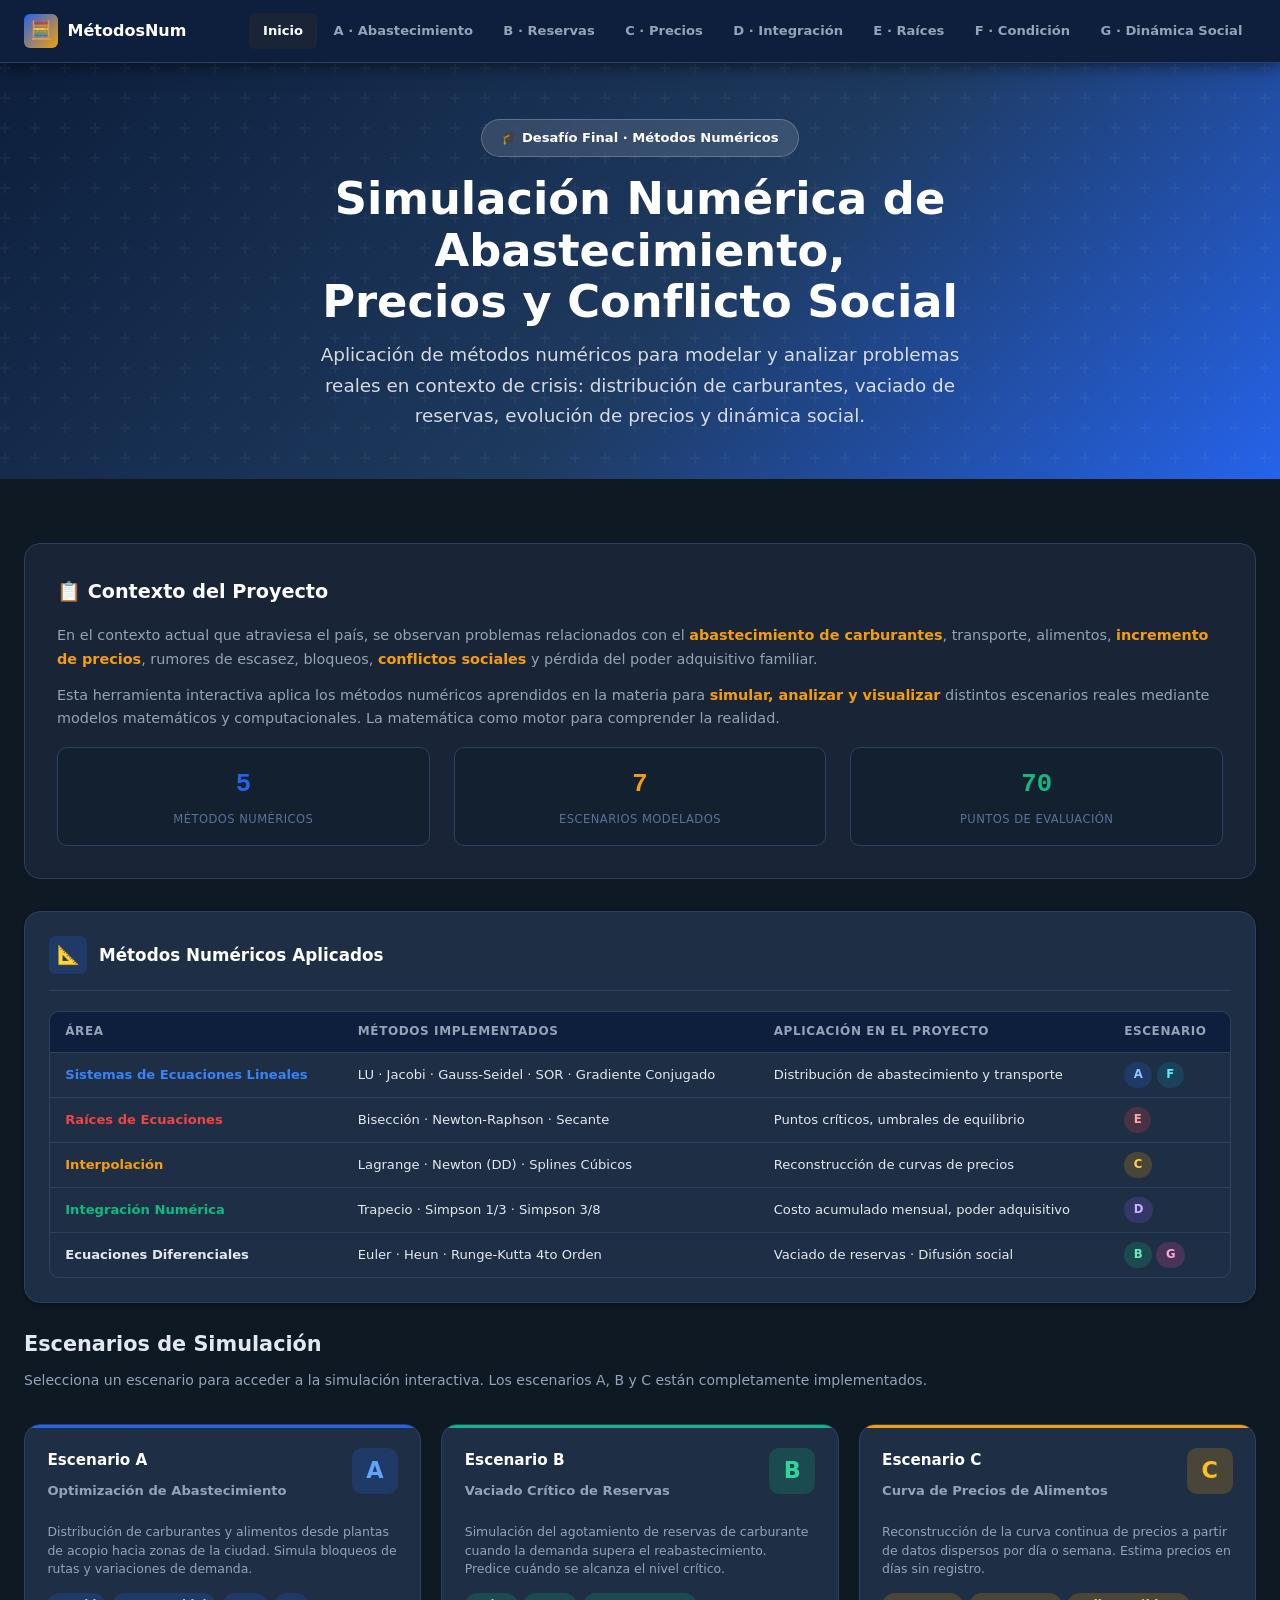
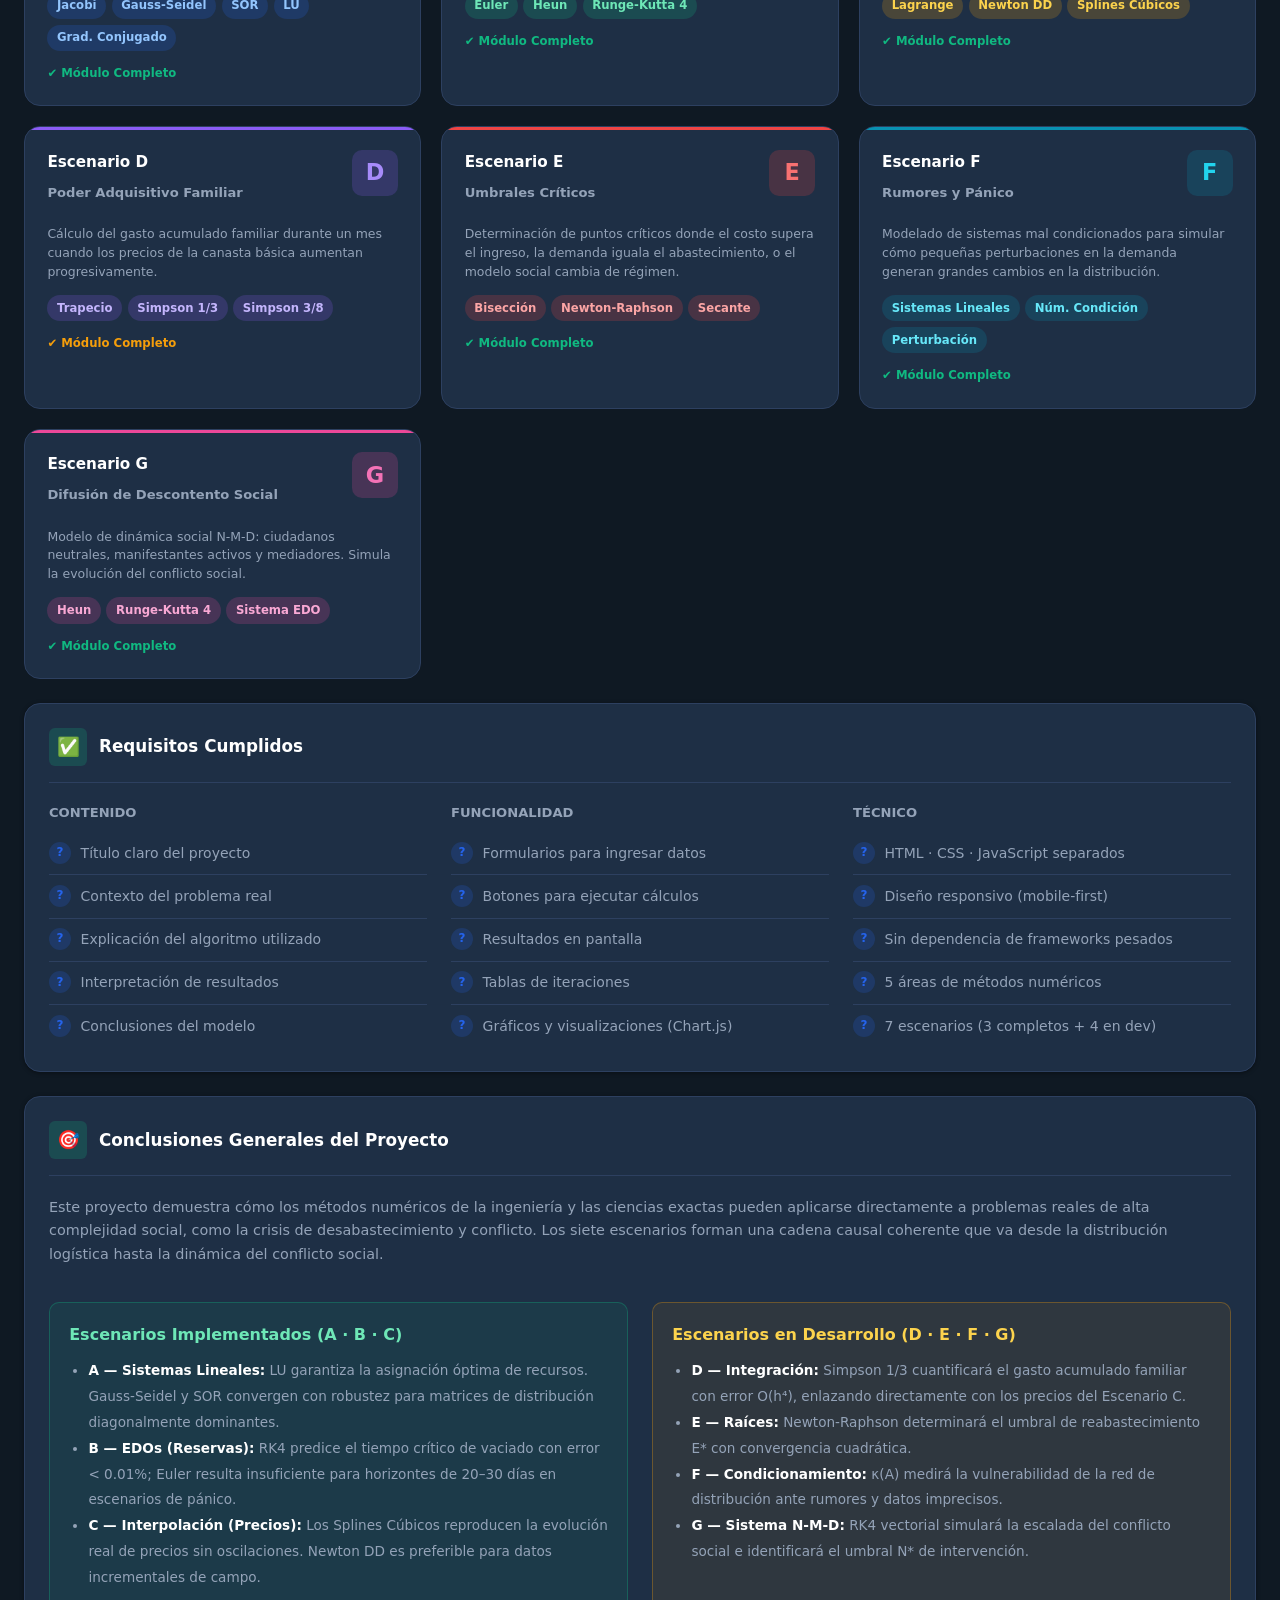
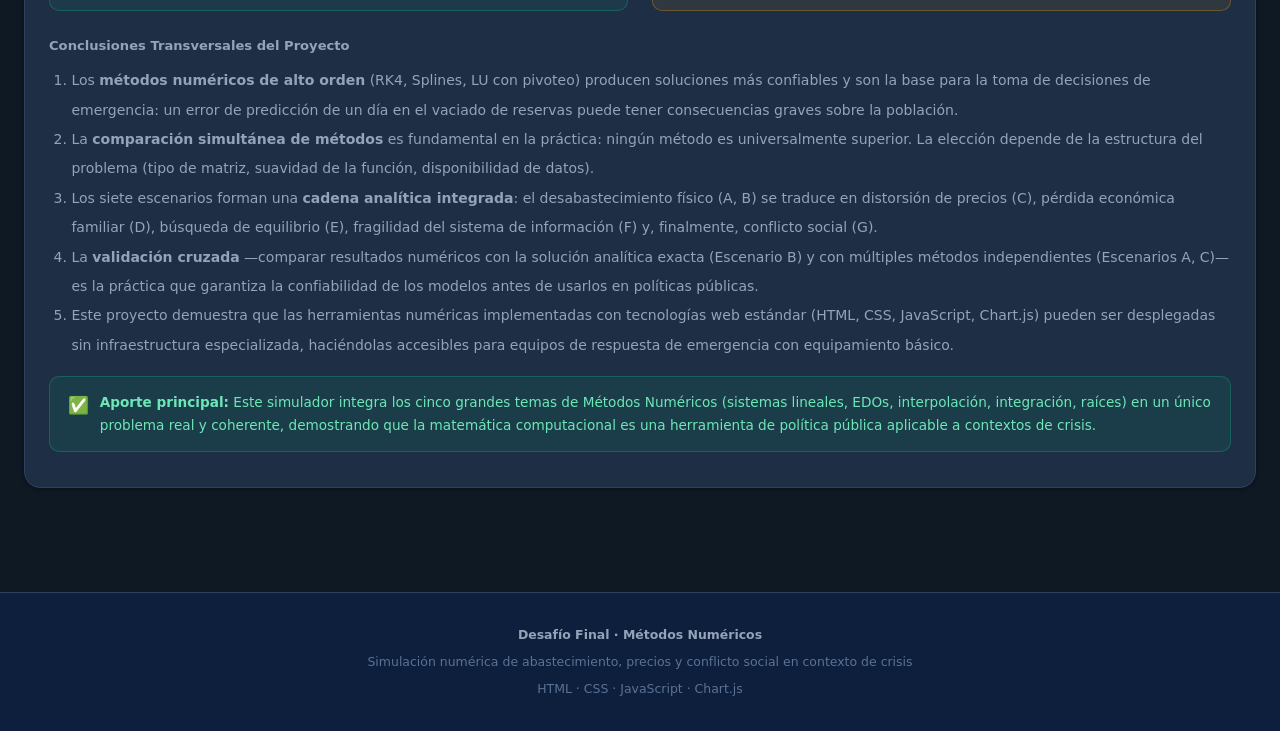
<file: index.html>
<!DOCTYPE html>
<html lang="es">
<head>
  <meta charset="UTF-8" />
  <meta name="viewport" content="width=device-width, initial-scale=1.0" />
  <title>Simulación Numérica — Crisis de Abastecimiento</title>
  <link rel="stylesheet" href="css/styles.css" />
</head>
<body>

<!-- ════════════════ NAVBAR ════════════════ -->
<nav class="navbar">
  <div class="navbar-inner">
    <a href="index.html" class="navbar-brand">
      <div class="brand-icon">🧮</div>
      <span>MétodosNum</span>
    </a>
    <button class="hamburger" id="hamBtn" aria-label="Menú">
      <span></span><span></span><span></span>
    </button>
    <ul class="navbar-nav" id="navMenu">
      <li><a href="index.html" class="active">Inicio</a></li>
      <li><a href="escenario-a.html">A · Abastecimiento</a></li>
      <li><a href="escenario-b.html">B · Reservas</a></li>
      <li><a href="escenario-c.html">C · Precios</a></li>
      <li><a href="escenario-d.html">D · Integración</a></li>
      <li><a href="escenario-e.html">E · Raíces</a></li>
      <li><a href="escenario-f.html">F · Condición</a></li>
      <li><a href="escenario-g.html">G · Dinámica Social</a></li>
    </ul>
  </div>
</nav>

<!-- ════════════════ HERO ════════════════ -->
<header class="page-hero">
  <div class="page-hero-content">
    <div class="scenario-chip">🎓 Desafío Final · Métodos Numéricos</div>
    <h1>Simulación Numérica de Abastecimiento,<br>Precios y Conflicto Social</h1>
    <p class="lead">
      Aplicación de métodos numéricos para modelar y analizar problemas reales
      en contexto de crisis: distribución de carburantes, vaciado de reservas,
      evolución de precios y dinámica social.
    </p>
  </div>
</header>

<!-- ════════════════ CONTEXT ════════════════ -->
<main class="main">

  <div class="context-section">
    <h2>📋 Contexto del Proyecto</h2>
    <p>
      En el contexto actual que atraviesa el país, se observan problemas relacionados con el
      <strong>abastecimiento de carburantes</strong>, transporte, alimentos,
      <strong>incremento de precios</strong>, rumores de escasez, bloqueos,
      <strong>conflictos sociales</strong> y pérdida del poder adquisitivo familiar.
    </p>
    <p>
      Esta herramienta interactiva aplica los métodos numéricos aprendidos en la materia para
      <strong>simular, analizar y visualizar</strong> distintos escenarios reales mediante
      modelos matemáticos y computacionales. La matemática como motor para comprender la realidad.
    </p>

    <div class="grid g-3 mt-2">
      <div class="stat-box">
        <span class="stat-val" style="color:var(--primary-light)">5</span>
        <span class="stat-lbl">Métodos Numéricos</span>
      </div>
      <div class="stat-box">
        <span class="stat-val" style="color:var(--accent)">7</span>
        <span class="stat-lbl">Escenarios Modelados</span>
      </div>
      <div class="stat-box">
        <span class="stat-val" style="color:var(--success)">70</span>
        <span class="stat-lbl">Puntos de Evaluación</span>
      </div>
    </div>
  </div>

  <!-- ── Tabla de métodos ── -->
  <div class="card">
    <div class="card-header">
      <div class="card-icon ci-blue">📐</div>
      <h2>Métodos Numéricos Aplicados</h2>
    </div>
    <div class="table-wrap">
      <table>
        <thead>
          <tr>
            <th>Área</th>
            <th>Métodos Implementados</th>
            <th>Aplicación en el Proyecto</th>
            <th>Escenario</th>
          </tr>
        </thead>
        <tbody>
          <tr>
            <td class="tnorm fw-bold" style="color:var(--info)">Sistemas de Ecuaciones Lineales</td>
            <td class="tnorm">LU · Jacobi · Gauss-Seidel · SOR · Gradiente Conjugado</td>
            <td class="tnorm">Distribución de abastecimiento y transporte</td>
            <td class="tnorm"><span class="tag t-blue">A</span> <span class="tag t-cyan">F</span></td>
          </tr>
          <tr>
            <td class="tnorm fw-bold" style="color:var(--danger)">Raíces de Ecuaciones</td>
            <td class="tnorm">Bisección · Newton-Raphson · Secante</td>
            <td class="tnorm">Puntos críticos, umbrales de equilibrio</td>
            <td class="tnorm"><span class="tag t-red">E</span></td>
          </tr>
          <tr>
            <td class="tnorm fw-bold" style="color:var(--accent)">Interpolación</td>
            <td class="tnorm">Lagrange · Newton (DD) · Splines Cúbicos</td>
            <td class="tnorm">Reconstrucción de curvas de precios</td>
            <td class="tnorm"><span class="tag t-orange">C</span></td>
          </tr>
          <tr>
            <td class="tnorm fw-bold" style="color:var(--success)">Integración Numérica</td>
            <td class="tnorm">Trapecio · Simpson 1/3 · Simpson 3/8</td>
            <td class="tnorm">Costo acumulado mensual, poder adquisitivo</td>
            <td class="tnorm"><span class="tag t-purple">D</span></td>
          </tr>
          <tr>
            <td class="tnorm fw-bold" style="color:var(--text-primary)">Ecuaciones Diferenciales</td>
            <td class="tnorm">Euler · Heun · Runge-Kutta 4to Orden</td>
            <td class="tnorm">Vaciado de reservas · Difusión social</td>
            <td class="tnorm"><span class="tag t-green">B</span> <span class="tag t-pink">G</span></td>
          </tr>
        </tbody>
      </table>
    </div>
  </div>

  <!-- ── Scenario Cards ── -->
  <h2 style="font-size:1.3rem;font-weight:800;margin-bottom:.5rem">Escenarios de Simulación</h2>
  <p style="color:var(--text-secondary);font-size:.875rem;margin-bottom:.5rem">
    Selecciona un escenario para acceder a la simulación interactiva.
    Los escenarios A, B y C están completamente implementados.
  </p>

  <div class="sc-grid">

    <!-- A -->
    <a href="escenario-a.html" class="sc-card sa">
      <div class="sc-head">
        <div>
          <h3>Escenario A</h3>
          <h3 style="font-size:.82rem;font-weight:600;color:var(--text-secondary)">Optimización de Abastecimiento</h3>
        </div>
        <div class="sc-letter">A</div>
      </div>
      <p>Distribución de carburantes y alimentos desde plantas de acopio hacia zonas de la ciudad. Simula bloqueos de rutas y variaciones de demanda.</p>
      <div style="display:flex;flex-wrap:wrap;gap:.35rem;margin-bottom:.8rem">
        <span class="tag t-blue">Jacobi</span>
        <span class="tag t-blue">Gauss-Seidel</span>
        <span class="tag t-blue">SOR</span>
        <span class="tag t-blue">LU</span>
        <span class="tag t-blue">Grad. Conjugado</span>
      </div>
      <div class="sc-status done">✔ Módulo Completo</div>
    </a>

    <!-- B -->
    <a href="escenario-b.html" class="sc-card sb">
      <div class="sc-head">
        <div>
          <h3>Escenario B</h3>
          <h3 style="font-size:.82rem;font-weight:600;color:var(--text-secondary)">Vaciado Crítico de Reservas</h3>
        </div>
        <div class="sc-letter">B</div>
      </div>
      <p>Simulación del agotamiento de reservas de carburante cuando la demanda supera el reabastecimiento. Predice cuándo se alcanza el nivel crítico.</p>
      <div style="display:flex;flex-wrap:wrap;gap:.35rem;margin-bottom:.8rem">
        <span class="tag t-green">Euler</span>
        <span class="tag t-green">Heun</span>
        <span class="tag t-green">Runge-Kutta 4</span>
      </div>
      <div class="sc-status done">✔ Módulo Completo</div>
    </a>

    <!-- C -->
    <a href="escenario-c.html" class="sc-card sc">
      <div class="sc-head">
        <div>
          <h3>Escenario C</h3>
          <h3 style="font-size:.82rem;font-weight:600;color:var(--text-secondary)">Curva de Precios de Alimentos</h3>
        </div>
        <div class="sc-letter">C</div>
      </div>
      <p>Reconstrucción de la curva continua de precios a partir de datos dispersos por día o semana. Estima precios en días sin registro.</p>
      <div style="display:flex;flex-wrap:wrap;gap:.35rem;margin-bottom:.8rem">
        <span class="tag t-orange">Lagrange</span>
        <span class="tag t-orange">Newton DD</span>
        <span class="tag t-orange">Splines Cúbicos</span>
      </div>
      <div class="sc-status done">✔ Módulo Completo</div>
    </a>

    <!-- D -->
    <a href="escenario-d.html" class="sc-card sd">
      <div class="sc-head">
        <div>
          <h3>Escenario D</h3>
          <h3 style="font-size:.82rem;font-weight:600;color:var(--text-secondary)">Poder Adquisitivo Familiar</h3>
        </div>
        <div class="sc-letter">D</div>
      </div>
      <p>Cálculo del gasto acumulado familiar durante un mes cuando los precios de la canasta básica aumentan progresivamente.</p>
      <div style="display:flex;flex-wrap:wrap;gap:.35rem;margin-bottom:.8rem">
        <span class="tag t-purple">Trapecio</span>
        <span class="tag t-purple">Simpson 1/3</span>
        <span class="tag t-purple">Simpson 3/8</span>
      </div>
      <div class="sc-status dev">✔ Módulo Completo</div>
    </a>

    <!-- E -->
    <a href="escenario-e.html" class="sc-card se">
      <div class="sc-head">
        <div>
          <h3>Escenario E</h3>
          <h3 style="font-size:.82rem;font-weight:600;color:var(--text-secondary)">Umbrales Críticos</h3>
        </div>
        <div class="sc-letter">E</div>
      </div>
      <p>Determinación de puntos críticos donde el costo supera el ingreso, la demanda iguala el abastecimiento, o el modelo social cambia de régimen.</p>
      <div style="display:flex;flex-wrap:wrap;gap:.35rem;margin-bottom:.8rem">
        <span class="tag t-red">Bisección</span>
        <span class="tag t-red">Newton-Raphson</span>
        <span class="tag t-red">Secante</span>
      </div>
      <div class="sc-status done">✔ Módulo Completo</div>
    </a>

    <!-- F -->
    <a href="escenario-f.html" class="sc-card sf">
      <div class="sc-head">
        <div>
          <h3>Escenario F</h3>
          <h3 style="font-size:.82rem;font-weight:600;color:var(--text-secondary)">Rumores y Pánico</h3>
        </div>
        <div class="sc-letter">F</div>
      </div>
      <p>Modelado de sistemas mal condicionados para simular cómo pequeñas perturbaciones en la demanda generan grandes cambios en la distribución.</p>
      <div style="display:flex;flex-wrap:wrap;gap:.35rem;margin-bottom:.8rem">
        <span class="tag t-cyan">Sistemas Lineales</span>
        <span class="tag t-cyan">Núm. Condición</span>
        <span class="tag t-cyan">Perturbación</span>
      </div>
      <div class="sc-status done">✔ Módulo Completo</div>
    </a>

    <!-- G -->
    <a href="escenario-g.html" class="sc-card sg">
      <div class="sc-head">
        <div>
          <h3>Escenario G</h3>
          <h3 style="font-size:.82rem;font-weight:600;color:var(--text-secondary)">Difusión de Descontento Social</h3>
        </div>
        <div class="sc-letter">G</div>
      </div>
      <p>Modelo de dinámica social N-M-D: ciudadanos neutrales, manifestantes activos y mediadores. Simula la evolución del conflicto social.</p>
      <div style="display:flex;flex-wrap:wrap;gap:.35rem;margin-bottom:.8rem">
        <span class="tag t-pink">Heun</span>
        <span class="tag t-pink">Runge-Kutta 4</span>
        <span class="tag t-pink">Sistema EDO</span>
      </div>
      <div class="sc-status done">✔ Módulo Completo</div>
    </a>

  </div>

  <!-- ── Checklist ── -->
  <div class="card mt-3">
    <div class="card-header">
      <div class="card-icon ci-green">✅</div>
      <h2>Requisitos Cumplidos</h2>
    </div>
    <div class="grid g-3">
      <div>
        <p style="font-size:.82rem;color:var(--text-secondary);margin-bottom:.5rem;font-weight:700">CONTENIDO</p>
        <ul class="questions-list">
          <li>Título claro del proyecto</li>
          <li>Contexto del problema real</li>
          <li>Explicación del algoritmo utilizado</li>
          <li>Interpretación de resultados</li>
          <li>Conclusiones del modelo</li>
        </ul>
      </div>
      <div>
        <p style="font-size:.82rem;color:var(--text-secondary);margin-bottom:.5rem;font-weight:700">FUNCIONALIDAD</p>
        <ul class="questions-list">
          <li>Formularios para ingresar datos</li>
          <li>Botones para ejecutar cálculos</li>
          <li>Resultados en pantalla</li>
          <li>Tablas de iteraciones</li>
          <li>Gráficos y visualizaciones (Chart.js)</li>
        </ul>
      </div>
      <div>
        <p style="font-size:.82rem;color:var(--text-secondary);margin-bottom:.5rem;font-weight:700">TÉCNICO</p>
        <ul class="questions-list">
          <li>HTML · CSS · JavaScript separados</li>
          <li>Diseño responsivo (mobile-first)</li>
          <li>Sin dependencia de frameworks pesados</li>
          <li>5 áreas de métodos numéricos</li>
          <li>7 escenarios (3 completos + 4 en dev)</li>
        </ul>
      </div>
    </div>
  </div>

  <!-- ── CONCLUSIONES GENERALES ── -->
  <div class="card">
    <div class="card-header">
      <div class="card-icon ci-green">🎯</div>
      <h2>Conclusiones Generales del Proyecto</h2>
    </div>

    <p style="font-size:.9rem;color:var(--text-secondary);margin-bottom:1.2rem">
      Este proyecto demuestra cómo los métodos numéricos de la ingeniería y las ciencias exactas
      pueden aplicarse directamente a problemas reales de alta complejidad social, como la crisis
      de desabastecimiento y conflicto. Los siete escenarios forman una cadena causal coherente
      que va desde la distribución logística hasta la dinámica del conflicto social.
    </p>

    <div class="grid g-2" style="margin-bottom:1.5rem">
      <div class="rpanel success">
        <p style="font-weight:700;color:#6ee7b7;margin-bottom:.6rem">Escenarios Implementados (A · B · C)</p>
        <ul style="font-size:.85rem;color:var(--text-secondary);padding-left:1.2rem;line-height:1.9">
          <li><strong style="color:#fff">A — Sistemas Lineales:</strong> LU garantiza la asignación óptima de recursos. Gauss-Seidel y SOR convergen con robustez para matrices de distribución diagonalmente dominantes.</li>
          <li><strong style="color:#fff">B — EDOs (Reservas):</strong> RK4 predice el tiempo crítico de vaciado con error < 0.01%; Euler resulta insuficiente para horizontes de 20–30 días en escenarios de pánico.</li>
          <li><strong style="color:#fff">C — Interpolación (Precios):</strong> Los Splines Cúbicos reproducen la evolución real de precios sin oscilaciones. Newton DD es preferible para datos incrementales de campo.</li>
        </ul>
      </div>
      <div class="rpanel warning">
        <p style="font-weight:700;color:#fcd34d;margin-bottom:.6rem">Escenarios en Desarrollo (D · E · F · G)</p>
        <ul style="font-size:.85rem;color:var(--text-secondary);padding-left:1.2rem;line-height:1.9">
          <li><strong style="color:#fff">D — Integración:</strong> Simpson 1/3 cuantificará el gasto acumulado familiar con error O(h⁴), enlazando directamente con los precios del Escenario C.</li>
          <li><strong style="color:#fff">E — Raíces:</strong> Newton-Raphson determinará el umbral de reabastecimiento E* con convergencia cuadrática.</li>
          <li><strong style="color:#fff">F — Condicionamiento:</strong> κ(A) medirá la vulnerabilidad de la red de distribución ante rumores y datos imprecisos.</li>
          <li><strong style="color:#fff">G — Sistema N-M-D:</strong> RK4 vectorial simulará la escalada del conflicto social e identificará el umbral N* de intervención.</li>
        </ul>
      </div>
    </div>

    <p class="form-label" style="margin-bottom:.6rem">Conclusiones Transversales del Proyecto</p>
    <ol style="font-size:.875rem;color:var(--text-secondary);padding-left:1.4rem;line-height:2.1">
      <li>Los <strong>métodos numéricos de alto orden</strong> (RK4, Splines, LU con pivoteo) producen soluciones más confiables y son la base para la toma de decisiones de emergencia: un error de predicción de un día en el vaciado de reservas puede tener consecuencias graves sobre la población.</li>
      <li>La <strong>comparación simultánea de métodos</strong> es fundamental en la práctica: ningún método es universalmente superior. La elección depende de la estructura del problema (tipo de matriz, suavidad de la función, disponibilidad de datos).</li>
      <li>Los siete escenarios forman una <strong>cadena analítica integrada</strong>: el desabastecimiento físico (A, B) se traduce en distorsión de precios (C), pérdida económica familiar (D), búsqueda de equilibrio (E), fragilidad del sistema de información (F) y, finalmente, conflicto social (G).</li>
      <li>La <strong>validación cruzada</strong> —comparar resultados numéricos con la solución analítica exacta (Escenario B) y con múltiples métodos independientes (Escenarios A, C)— es la práctica que garantiza la confiabilidad de los modelos antes de usarlos en políticas públicas.</li>
      <li>Este proyecto demuestra que las herramientas numéricas implementadas con tecnologías web estándar (HTML, CSS, JavaScript, Chart.js) pueden ser desplegadas sin infraestructura especializada, haciéndolas accesibles para equipos de respuesta de emergencia con equipamiento básico.</li>
    </ol>

    <div class="alert success" style="margin-top:1rem">
      <span class="aicon">✅</span>
      <span><strong>Aporte principal:</strong> Este simulador integra los cinco grandes temas de Métodos Numéricos
      (sistemas lineales, EDOs, interpolación, integración, raíces) en un único problema real y coherente,
      demostrando que la matemática computacional es una herramienta de política pública aplicable a contextos de crisis.</span>
    </div>
  </div>

</main>

<!-- ════════════════ FOOTER ════════════════ -->
<footer>
  <p><strong>Desafío Final · Métodos Numéricos</strong></p>
  <p style="margin-top:.4rem">Simulación numérica de abastecimiento, precios y conflicto social en contexto de crisis</p>
  <p style="margin-top:.4rem">HTML · CSS · JavaScript · Chart.js</p>
</footer>

<script>
  document.getElementById('hamBtn').addEventListener('click', () => {
    document.getElementById('navMenu').classList.toggle('open');
  });
</script>
</body>
</html>
</file>
<file: css/styles.css>
/* =============================================
   MÉTODOS NUMÉRICOS — ESTILOS GLOBALES
   Simulación de Crisis: Abastecimiento y Precios
   ============================================= */

:root {
  --primary:        #1e3a5f;
  --primary-light:  #2563eb;
  --primary-dark:   #0d1f3c;
  --accent:         #f59e0b;
  --accent-light:   #fcd34d;
  --success:        #10b981;
  --warning:        #f97316;
  --danger:         #ef4444;
  --info:           #3b82f6;

  --bg-base:    #0f1923;
  --bg-surface: #192537;
  --bg-card:    #1e2f45;
  --bg-input:   #13202f;
  --border:     #2d4060;
  --border-focus: #2563eb;

  --text-primary:   #e2e8f0;
  --text-secondary: #94a3b8;
  --text-muted:     #5a7295;

  --shadow-sm: 0 1px 4px rgba(0,0,0,.4);
  --shadow-md: 0 4px 16px rgba(0,0,0,.5);
  --shadow-lg: 0 8px 32px rgba(0,0,0,.6);

  --r-sm: 6px;
  --r-md: 10px;
  --r-lg: 16px;
  --r-xl: 24px;

  --mono: 'Courier New', Courier, monospace;
  --transition: .18s ease;
}

/* ─── RESET ─── */
*, *::before, *::after { box-sizing: border-box; margin: 0; padding: 0; }
html { scroll-behavior: smooth; }
body {
  font-family: 'Segoe UI', system-ui, -apple-system, sans-serif;
  background: var(--bg-base);
  color: var(--text-primary);
  line-height: 1.65;
  min-height: 100vh;
}
img, svg { display: block; max-width: 100%; }
a { color: inherit; text-decoration: none; }

/* ─── NAVBAR ─── */
.navbar {
  position: sticky; top: 0; z-index: 200;
  background: var(--primary-dark);
  border-bottom: 1px solid var(--border);
  box-shadow: var(--shadow-md);
}
.navbar-inner {
  max-width: 1400px; margin: 0 auto;
  padding: 0 1.5rem;
  display: flex; align-items: center; justify-content: space-between;
  height: 62px;
}
.navbar-brand {
  display: flex; align-items: center; gap: .6rem;
  font-weight: 800; font-size: 1rem; color: #fff;
}
.brand-icon {
  width: 34px; height: 34px;
  background: linear-gradient(135deg, var(--primary-light), var(--accent));
  border-radius: var(--r-sm);
  display: flex; align-items: center; justify-content: center;
  font-size: 1.1rem;
}
.navbar-nav {
  display: flex; list-style: none; gap: .2rem; align-items: center;
}
.navbar-nav a {
  display: block; padding: .45rem .85rem;
  color: var(--text-secondary); font-size: .82rem; font-weight: 600;
  border-radius: var(--r-sm); transition: var(--transition); white-space: nowrap;
}
.navbar-nav a:hover, .navbar-nav a.active {
  background: var(--bg-surface); color: #fff;
}
.badge-dev {
  display: inline-block;
  background: var(--accent); color: #000;
  font-size: .6rem; padding: 1px 5px;
  border-radius: 10px; font-weight: 800;
  margin-left: 3px; vertical-align: middle;
}
.hamburger {
  display: none; flex-direction: column; gap: 5px;
  background: none; border: none; cursor: pointer; padding: .4rem;
}
.hamburger span {
  display: block; width: 22px; height: 2px;
  background: var(--text-primary); border-radius: 2px;
  transition: var(--transition);
}

/* ─── HERO ─── */
.page-hero {
  background: linear-gradient(135deg, var(--primary-dark) 0%, var(--primary) 55%, var(--primary-light) 100%);
  padding: 3.5rem 1.5rem 3rem;
  text-align: center; position: relative; overflow: hidden;
}
.page-hero::before {
  content: '';
  position: absolute; inset: 0;
  background: url("data:image/svg+xml,%3Csvg width='60' height='60' viewBox='0 0 60 60' xmlns='http://www.w3.org/2000/svg'%3E%3Cg fill='%23ffffff' fill-opacity='0.04'%3E%3Cpath d='M36 34v-4h-2v4h-4v2h4v4h2v-4h4v-2h-4zm0-30V0h-2v4h-4v2h4v4h2V6h4V4h-4zM6 34v-4H4v4H0v2h4v4h2v-4h4v-2H6zM6 4V0H4v4H0v2h4v4h2V6h4V4H6z'/%3E%3C/g%3E%3C/svg%3E");
}
.page-hero-content { position: relative; max-width: 820px; margin: 0 auto; }
.scenario-chip {
  display: inline-flex; align-items: center; gap: .5rem;
  background: rgba(255,255,255,.13); backdrop-filter: blur(8px);
  border: 1px solid rgba(255,255,255,.22);
  color: #fff; padding: .45rem 1.2rem;
  border-radius: 50px; font-size: .82rem; font-weight: 700;
  margin-bottom: 1rem;
}
.page-hero h1 {
  font-size: clamp(1.7rem, 4vw, 2.8rem);
  font-weight: 900; color: #fff; margin-bottom: .8rem; line-height: 1.15;
}
.page-hero .lead {
  font-size: clamp(.95rem, 2vw, 1.15rem);
  color: rgba(255,255,255,.82); max-width: 640px; margin: 0 auto;
}

/* ─── LAYOUT ─── */
.container { max-width: 1400px; margin: 0 auto; padding: 0 1.5rem; }
.main { padding: 2rem 1.5rem; max-width: 1400px; margin: 0 auto; }

.grid { display: grid; gap: 1.5rem; }
.g-2   { grid-template-columns: repeat(2,1fr); }
.g-3   { grid-template-columns: repeat(3,1fr); }
.g-4   { grid-template-columns: repeat(4,1fr); }
.g-1-2 { grid-template-columns: 1fr 2fr; }
.g-2-1 { grid-template-columns: 2fr 1fr; }

/* ─── CARDS ─── */
.card {
  background: var(--bg-card);
  border: 1px solid var(--border);
  border-radius: var(--r-lg); padding: 1.5rem;
  margin-bottom: 1.5rem; box-shadow: var(--shadow-sm);
}
.card-header {
  display: flex; align-items: center; gap: .75rem;
  margin-bottom: 1.2rem; padding-bottom: 1rem;
  border-bottom: 1px solid var(--border);
}
.card-header h2, .card-header h3 {
  font-size: 1.05rem; font-weight: 700; color: #fff;
}
.card-icon {
  width: 38px; height: 38px; border-radius: var(--r-sm);
  display: flex; align-items: center; justify-content: center;
  font-size: 1.15rem; flex-shrink: 0;
}
.ci-blue   { background: rgba(37,99,235,.2); }
.ci-green  { background: rgba(16,185,129,.2); }
.ci-orange { background: rgba(245,158,11,.2); }
.ci-red    { background: rgba(239,68,68,.2); }
.ci-purple { background: rgba(139,92,246,.2); }
.ci-cyan   { background: rgba(8,145,178,.2); }
.ci-pink   { background: rgba(236,72,153,.2); }

/* ─── TABS ─── */
.tabs {
  display: flex; gap: .4rem;
  border-bottom: 1px solid var(--border);
  overflow-x: auto; margin-bottom: 1.5rem;
}
.tab-btn {
  padding: .55rem 1.1rem;
  background: none; border: none;
  border-bottom: 2px solid transparent;
  color: var(--text-secondary); font-size: .82rem; font-weight: 700;
  cursor: pointer; transition: var(--transition); white-space: nowrap;
  margin-bottom: -1px;
}
.tab-btn:hover { color: var(--text-primary); }
.tab-btn.active { color: var(--primary-light); border-bottom-color: var(--primary-light); }
.tab-pane { display: none; }
.tab-pane.active { display: block; }

/* ─── FORMS ─── */
.form-group { margin-bottom: .9rem; }
.form-label {
  display: block; font-size: .82rem; font-weight: 700;
  color: var(--text-secondary); margin-bottom: .35rem;
}
.req { color: var(--danger); }
.form-hint { font-size: .75rem; color: var(--text-muted); margin-top: .25rem; display: block; }

.form-control {
  width: 100%;
  background: var(--bg-input);
  border: 1px solid var(--border);
  border-radius: var(--r-sm);
  padding: .6rem .85rem;
  color: var(--text-primary); font-size: .875rem;
  transition: var(--transition); font-family: inherit;
}
.form-control:focus {
  outline: none; border-color: var(--border-focus);
  box-shadow: 0 0 0 3px rgba(37,99,235,.18);
}
.form-control::placeholder { color: var(--text-muted); }
.form-control:disabled { opacity: .45; cursor: not-allowed; }

select.form-control {
  cursor: pointer; appearance: none;
  background-image: url("data:image/svg+xml,%3Csvg xmlns='http://www.w3.org/2000/svg' fill='%2394a3b8' viewBox='0 0 20 20'%3E%3Cpath fill-rule='evenodd' d='M5.23 7.21a.75.75 0 011.06.02L10 11.168l3.71-3.938a.75.75 0 111.08 1.04l-4.25 4.5a.75.75 0 01-1.08 0l-4.25-4.5a.75.75 0 01.02-1.06z' clip-rule='evenodd'/%3E%3C/svg%3E");
  background-repeat: no-repeat;
  background-position: right .7rem center;
  background-size: .95rem; padding-right: 2.2rem;
}

.row { display: grid; gap: .75rem; }
.row.c2 { grid-template-columns: repeat(2,1fr); }
.row.c3 { grid-template-columns: repeat(3,1fr); }
.row.c4 { grid-template-columns: repeat(4,1fr); }

/* ─── MATRIX GRID ─── */
.matrix-wrap { overflow-x: auto; }
.matrix-grid {
  display: inline-grid; gap: .45rem;
  padding: 1rem;
  background: var(--bg-input);
  border: 1px solid var(--border);
  border-radius: var(--r-md);
}
.matrix-grid input {
  width: 76px; text-align: center;
  background: var(--bg-surface);
  border: 1px solid var(--border);
  border-radius: var(--r-sm);
  padding: .48rem .3rem;
  color: var(--text-primary);
  font-family: var(--mono); font-size: .82rem;
  transition: var(--transition);
}
.matrix-grid input:focus {
  outline: none; border-color: var(--border-focus);
  box-shadow: 0 0 0 2px rgba(37,99,235,.18);
}
.matrix-grid input:disabled { opacity: .4; cursor: not-allowed; }
.mlabel {
  font-family: var(--mono); font-size: .7rem;
  color: var(--text-muted); text-align: center; padding: .2rem;
}

/* ─── BUTTONS ─── */
.btn {
  display: inline-flex; align-items: center; gap: .45rem;
  padding: .58rem 1.2rem;
  border: none; border-radius: var(--r-sm);
  font-size: .875rem; font-weight: 700;
  cursor: pointer; transition: var(--transition);
  text-decoration: none; white-space: nowrap; font-family: inherit;
}
.btn:disabled { opacity: .45; cursor: not-allowed; }
.btn-primary { background: var(--primary-light); color: #fff; }
.btn-primary:hover:not(:disabled) { background: #1d4ed8; }
.btn-success { background: var(--success); color: #fff; }
.btn-success:hover:not(:disabled) { background: #059669; }
.btn-warning { background: var(--accent); color: #000; }
.btn-warning:hover:not(:disabled) { background: #d97706; }
.btn-danger  { background: var(--danger); color: #fff; }
.btn-danger:hover:not(:disabled)  { background: #dc2626; }
.btn-outline {
  background: transparent;
  border: 1px solid var(--border); color: var(--text-secondary);
}
.btn-outline:hover:not(:disabled) {
  border-color: var(--primary-light); color: var(--primary-light);
}
.btn-lg { padding: .82rem 1.6rem; font-size: 1rem; }
.btn-group { display: flex; gap: .5rem; flex-wrap: wrap; }

/* ─── TABLES ─── */
.table-wrap {
  overflow-x: auto;
  border-radius: var(--r-md);
  border: 1px solid var(--border);
}
table { width: 100%; border-collapse: collapse; font-size: .82rem; }
thead { background: var(--primary-dark); }
thead th {
  padding: .65rem .95rem; text-align: left;
  font-weight: 700; color: var(--text-secondary);
  font-size: .75rem; text-transform: uppercase;
  letter-spacing: .05em;
  border-bottom: 1px solid var(--border); white-space: nowrap;
}
tbody tr { border-bottom: 1px solid var(--border); transition: var(--transition); }
tbody tr:last-child { border-bottom: none; }
tbody tr:hover { background: rgba(255,255,255,.025); }
tbody td {
  padding: .55rem .95rem; color: var(--text-primary);
  font-family: var(--mono); font-size: .78rem;
}
td.tnorm { font-family: inherit; font-size: .82rem; }
td.hl   { color: var(--accent);  font-weight: 700; }
td.ok   { color: var(--success); font-weight: 700; }
td.err  { color: var(--danger);  font-weight: 700; }
td.warn { color: var(--warning); font-weight: 700; }

/* ─── RESULT PANELS ─── */
.result-section { margin-top: 2rem; }

.stats-grid {
  display: grid;
  grid-template-columns: repeat(auto-fit, minmax(140px, 1fr));
  gap: 1rem; margin: 1rem 0;
}
.stat-box {
  background: var(--bg-input);
  border: 1px solid var(--border);
  border-radius: var(--r-md); padding: 1rem; text-align: center;
}
.stat-val {
  display: block; font-size: 1.6rem; font-weight: 800;
  font-family: var(--mono);
}
.stat-val.ok { color: var(--success); }
.stat-val.warn { color: var(--accent); }
.stat-val.err { color: var(--danger); }
.stat-lbl {
  font-size: .72rem; color: var(--text-muted);
  text-transform: uppercase; letter-spacing: .04em;
  margin-top: .25rem; display: block;
}

.rpanel {
  border-radius: var(--r-md); padding: 1.2rem; margin-top: 1rem;
}
.rpanel.success { background: rgba(16,185,129,.08); border: 1px solid rgba(16,185,129,.3); }
.rpanel.warning { background: rgba(245,158,11,.08); border: 1px solid rgba(245,158,11,.3); }
.rpanel.danger  { background: rgba(239,68,68,.08);  border: 1px solid rgba(239,68,68,.3);  }
.rpanel.info    { background: rgba(59,130,246,.08);  border: 1px solid rgba(59,130,246,.3);  }

/* ─── FORMULA / ALGORITHM BOXES ─── */
.formula {
  background: var(--bg-input);
  border: 1px solid var(--border);
  border-left: 3px solid var(--primary-light);
  border-radius: var(--r-sm);
  padding: .9rem 1.1rem;
  font-family: var(--mono); font-size: .85rem;
  color: var(--accent-light); overflow-x: auto; margin: .7rem 0;
}
.algo {
  background: #0d1117;
  border: 1px solid var(--border);
  border-radius: var(--r-md); padding: 1.2rem;
  font-family: var(--mono); font-size: .78rem; line-height: 1.9;
  overflow-x: auto; color: #e2e8f0; white-space: pre;
}
.algo .kw  { color: #ff7b72; }
.algo .fn  { color: #79c0ff; }
.algo .num { color: #ffa657; }
.algo .cm  { color: #8b949e; }
.algo .var { color: #e6edf3; }

/* ─── CHARTS ─── */
.chart-box {
  position: relative; height: 340px;
  background: var(--bg-input);
  border: 1px solid var(--border);
  border-radius: var(--r-md); padding: 1rem;
}
.chart-box.tall { height: 430px; }
.chart-title {
  font-size: .82rem; font-weight: 700;
  color: var(--text-secondary); margin-bottom: .6rem;
  text-transform: uppercase; letter-spacing: .05em;
}

/* ─── ALERTS ─── */
.alert {
  display: flex; gap: .7rem;
  padding: .9rem 1.1rem;
  border-radius: var(--r-md); margin: .7rem 0; font-size: .85rem;
}
.alert .aicon { font-size: 1.05rem; flex-shrink: 0; margin-top: .05rem; }
.alert.info    { background: rgba(59,130,246,.1);  border: 1px solid rgba(59,130,246,.3);  color: #93c5fd; }
.alert.warning { background: rgba(245,158,11,.1);  border: 1px solid rgba(245,158,11,.3);  color: #fcd34d; }
.alert.success { background: rgba(16,185,129,.1);  border: 1px solid rgba(16,185,129,.3);  color: #6ee7b7; }
.alert.danger  { background: rgba(239,68,68,.1);   border: 1px solid rgba(239,68,68,.3);   color: #fca5a5; }

/* ─── INTERPRETATION ─── */
.interpretation {
  background: rgba(37,99,235,.07);
  border: 1px solid rgba(37,99,235,.2);
  border-left: 4px solid var(--primary-light);
  border-radius: var(--r-md); padding: 1.2rem; margin-top: 1.5rem;
}
.interpretation h4 {
  color: var(--primary-light); font-size: .82rem;
  text-transform: uppercase; letter-spacing: .05em;
  margin-bottom: .7rem;
}
.interpretation p, .interpretation li {
  font-size: .85rem; color: var(--text-secondary); margin-bottom: .4rem;
}
.interpretation ul { padding-left: 1.2rem; }

/* ─── "EN DESARROLLO" BANNER ─── */
.dev-banner {
  background: linear-gradient(135deg, #1a1a2e, #16213e, #0f3460);
  border: 2px dashed var(--accent);
  border-radius: var(--r-xl); padding: 3rem 2rem;
  text-align: center; margin: 2rem 0;
}
.dev-banner .dev-icon { font-size: 4rem; display: block; margin-bottom: 1rem; }
.dev-banner h2 { font-size: 1.7rem; color: var(--accent); margin-bottom: .75rem; }
.dev-banner p  { color: var(--text-secondary); max-width: 500px; margin: 0 auto 1.5rem; }
.progress-wrap { max-width: 380px; margin: 1.5rem auto 0; }
.progress-bg {
  background: var(--bg-input); border-radius: 50px;
  height: 8px; overflow: hidden;
}
.progress-fill {
  height: 100%;
  background: linear-gradient(90deg, var(--primary-light), var(--accent));
  border-radius: 50px;
}
.progress-label {
  display: flex; justify-content: space-between;
  font-size: .75rem; color: var(--text-muted); margin-top: .4rem;
}

/* ─── TAGS ─── */
.tag {
  display: inline-flex; align-items: center; gap: .25rem;
  padding: .22rem .6rem; border-radius: 50px;
  font-size: .73rem; font-weight: 700;
}
.t-blue   { background: rgba(37,99,235,.2);   color: #93c5fd; }
.t-green  { background: rgba(16,185,129,.2);  color: #6ee7b7; }
.t-orange { background: rgba(245,158,11,.2);  color: #fcd34d; }
.t-red    { background: rgba(239,68,68,.2);   color: #fca5a5; }
.t-purple { background: rgba(139,92,246,.2);  color: #c4b5fd; }
.t-cyan   { background: rgba(8,145,178,.2);   color: #67e8f9; }
.t-pink   { background: rgba(236,72,153,.2);  color: #f9a8d4; }

/* ─── INDEX SCENARIO CARDS ─── */
.sc-grid {
  display: grid;
  grid-template-columns: repeat(auto-fit, minmax(300px, 1fr));
  gap: 1.25rem; margin-top: 2rem;
}
.sc-card {
  background: var(--bg-card);
  border: 1px solid var(--border);
  border-radius: var(--r-lg); padding: 1.4rem;
  display: block; transition: var(--transition);
  position: relative; overflow: hidden;
}
.sc-card::after {
  content: ''; position: absolute;
  top: 0; left: 0; right: 0; height: 3px;
}
.sc-card.sa::after { background: #2563eb; }
.sc-card.sb::after { background: #10b981; }
.sc-card.sc::after { background: #f59e0b; }
.sc-card.sd::after { background: #8b5cf6; }
.sc-card.se::after { background: #ef4444; }
.sc-card.sf::after { background: #0891b2; }
.sc-card.sg::after { background: #ec4899; }
.sc-card:hover {
  border-color: var(--primary-light);
  transform: translateY(-2px);
  box-shadow: var(--shadow-md);
}
.sc-head { display: flex; align-items: flex-start; justify-content: space-between; gap: 1rem; margin-bottom: .9rem; }
.sc-letter {
  width: 46px; height: 46px; border-radius: var(--r-md);
  display: flex; align-items: center; justify-content: center;
  font-size: 1.4rem; font-weight: 900; flex-shrink: 0;
}
.sa .sc-letter { background: rgba(37,99,235,.2); color: #60a5fa; }
.sb .sc-letter { background: rgba(16,185,129,.2); color: #34d399; }
.sc-card.sc .sc-letter { background: rgba(245,158,11,.2); color: #fbbf24; }
.sd .sc-letter { background: rgba(139,92,246,.2); color: #a78bfa; }
.se .sc-letter { background: rgba(239,68,68,.2); color: #f87171; }
.sf .sc-letter { background: rgba(8,145,178,.2); color: #22d3ee; }
.sg .sc-letter { background: rgba(236,72,153,.2); color: #f472b6; }

.sc-card h3 { font-size: .95rem; font-weight: 800; color: #fff; margin-bottom: .45rem; }
.sc-card p  { font-size: .78rem; color: var(--text-secondary); line-height: 1.5; margin-bottom: .85rem; }
.sc-status  { display: flex; align-items: center; gap: .35rem; font-size: .73rem; font-weight: 700; }
.sc-status.done { color: var(--success); }
.sc-status.dev  { color: var(--accent); }

/* ─── CONTEXT / INTRO SECTION ─── */
.context-section {
  background: var(--bg-surface);
  border: 1px solid var(--border);
  border-radius: var(--r-lg); padding: 2rem; margin: 2rem 0;
}
.context-section h2 {
  font-size: 1.2rem; font-weight: 800; color: #fff; margin-bottom: 1rem;
}
.context-section p {
  font-size: .9rem; color: var(--text-secondary); margin-bottom: .75rem;
}
.context-section strong { color: var(--accent); }

.var-table td { vertical-align: top; }
.var-name {
  font-family: var(--mono); font-weight: 800;
  color: var(--accent-light); font-size: .85rem;
}

/* ─── RESPONSIVE ─── */
@media (max-width: 1024px) {
  .g-2, .g-1-2, .g-2-1 { grid-template-columns: 1fr; }
  .g-3 { grid-template-columns: repeat(2,1fr); }
  .g-4 { grid-template-columns: repeat(2,1fr); }
}
@media (max-width: 768px) {
  .navbar-nav {
    display: none; position: absolute;
    top: 62px; left: 0; right: 0;
    background: var(--primary-dark);
    border-bottom: 1px solid var(--border);
    flex-direction: column; padding: 1rem; gap: .2rem;
  }
  .navbar-nav.open { display: flex; }
  .hamburger { display: flex; }
  .g-3, .g-4 { grid-template-columns: 1fr; }
  .row.c3, .row.c4 { grid-template-columns: repeat(2,1fr); }
  .chart-box { height: 270px; }
  .chart-box.tall { height: 340px; }
  .stats-grid { grid-template-columns: repeat(2,1fr); }
  .page-hero { padding: 2.5rem 1rem 2rem; }
}
@media (max-width: 480px) {
  .row.c2, .row.c3, .row.c4 { grid-template-columns: 1fr; }
  .stats-grid { grid-template-columns: 1fr; }
  .btn-group { flex-direction: column; }
  .matrix-grid input { width: 60px; font-size: .75rem; }
}

/* ─── FOOTER ─── */
footer {
  background: var(--primary-dark);
  border-top: 1px solid var(--border);
  padding: 2rem 1.5rem; text-align: center;
  color: var(--text-muted); font-size: .78rem; margin-top: 3rem;
}
footer strong { color: var(--text-secondary); }

/* ─── UTILS ─── */
.text-center { text-align: center; }
.text-right  { text-align: right; }
.hidden { display: none !important; }
.mt-1 { margin-top: .5rem; }
.mt-2 { margin-top: 1rem; }
.mt-3 { margin-top: 1.5rem; }
.mb-0 { margin-bottom: 0; }
.mb-1 { margin-bottom: .5rem; }
.mb-2 { margin-bottom: 1rem; }
.fw-bold { font-weight: 700; }
.mono { font-family: var(--mono); }
.c-accent  { color: var(--accent); }
.c-success { color: var(--success); }
.c-danger  { color: var(--danger); }
.c-info    { color: var(--info); }
.c-muted   { color: var(--text-muted); }
.sep { border: none; border-top: 1px solid var(--border); margin: 1.5rem 0; }

/* ─── SPINNER ─── */
.spinner {
  display: inline-block; width: 18px; height: 18px;
  border: 2px solid rgba(255,255,255,.25);
  border-radius: 50%; border-top-color: #fff;
  animation: spin .7s linear infinite;
}
@keyframes spin { to { transform: rotate(360deg); } }

/* ─── DISABLED PREVIEW (en desarrollo) ─── */
.preview-disabled {
  opacity: .4; pointer-events: none; user-select: none;
  position: relative;
}
.preview-disabled::before {
  content: 'EN DESARROLLO';
  position: absolute; inset: 0;
  background: rgba(15,25,35,.0);
  z-index: 10;
  display: flex; align-items: center; justify-content: center;
  font-size: .7rem; font-weight: 800;
  color: var(--accent); letter-spacing: .15em;
  pointer-events: none;
}

/* ─── QUESTIONS LIST ─── */
.questions-list {
  list-style: none; padding: 0;
}
.questions-list li {
  display: flex; align-items: flex-start; gap: .6rem;
  padding: .6rem 0; border-bottom: 1px solid var(--border);
  font-size: .875rem; color: var(--text-secondary);
}
.questions-list li:last-child { border-bottom: none; }
.questions-list li::before {
  content: '?'; display: inline-flex;
  align-items: center; justify-content: center;
  width: 22px; height: 22px; border-radius: 50%;
  background: rgba(37,99,235,.2); color: var(--primary-light);
  font-weight: 800; font-size: .75rem; flex-shrink: 0;
}
</file>
